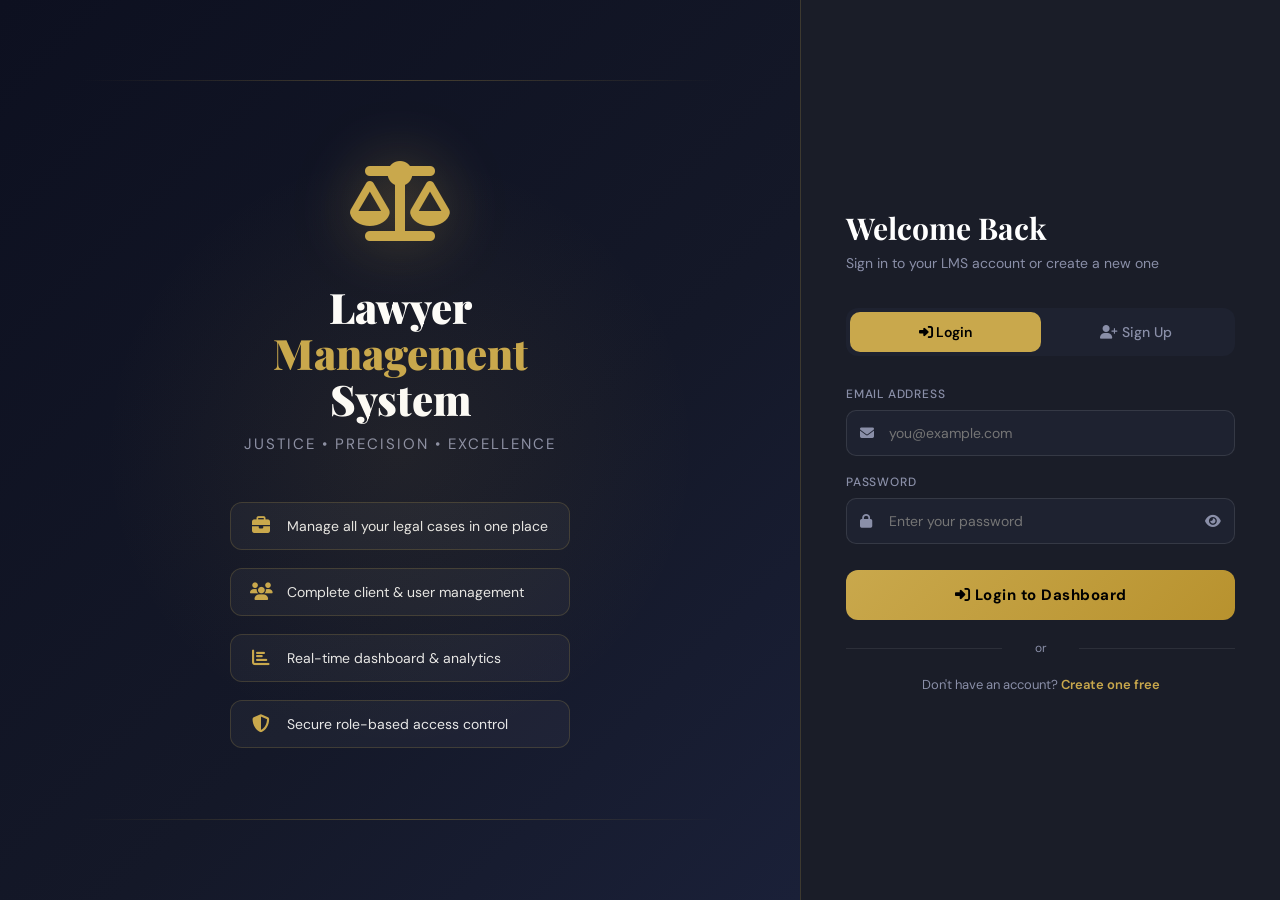
<file: index.html>
<!DOCTYPE html>
<html lang="en">
<head>
<meta charset="UTF-8">
<meta name="viewport" content="width=device-width, initial-scale=1.0">
<title>LMS — Lawyer Management System</title>
<link href="https://fonts.googleapis.com/css2?family=Playfair+Display:wght@500;700;900&family=DM+Sans:wght@300;400;500;600&display=swap" rel="stylesheet">
<link rel="stylesheet" href="https://cdnjs.cloudflare.com/ajax/libs/font-awesome/6.5.0/css/all.min.css">
<style>
  *, *::before, *::after { box-sizing: border-box; margin: 0; padding: 0; }

  :root {
    --gold:    #c9a84c;
    --gold-lt: #e8c97a;
    --dark:    #0d0f14;
    --dark2:   #151820;
    --dark3:   #1e2230;
    --panel:   #1a1d28;
    --border:  rgba(201,168,76,0.2);
    --text:    #e8e8e8;
    --muted:   #8a8fa8;
    --danger:  #e05a5a;
    --success: #4caf82;
  }

  body {
    background: var(--dark);
    font-family: 'DM Sans', sans-serif;
    min-height: 100vh;
    display: flex;
    overflow: hidden;
  }

  /* ─── LEFT PANEL ─── */
  .left-panel {
    flex: 1;
    background: linear-gradient(135deg, #0d1020 0%, #141828 60%, #1a2038 100%);
    display: flex;
    flex-direction: column;
    justify-content: center;
    align-items: center;
    padding: 60px 40px;
    position: relative;
    overflow: hidden;
  }
  .left-panel::before {
    content: '';
    position: absolute;
    width: 600px; height: 600px;
    background: radial-gradient(circle, rgba(201,168,76,0.08) 0%, transparent 70%);
    top: 50%; left: 50%;
    transform: translate(-50%, -50%);
    pointer-events: none;
  }
  .scales-icon {
    font-size: 80px;
    color: var(--gold);
    margin-bottom: 28px;
    filter: drop-shadow(0 0 30px rgba(201,168,76,0.4));
    animation: float 3s ease-in-out infinite;
  }
  @keyframes float {
    0%,100% { transform: translateY(0); }
    50%      { transform: translateY(-10px); }
  }
  .brand-title {
    font-family: 'Playfair Display', serif;
    font-size: 42px;
    font-weight: 900;
    color: #fff;
    text-align: center;
    line-height: 1.1;
    margin-bottom: 12px;
  }
  .brand-title span { color: var(--gold); }
  .brand-subtitle {
    color: var(--muted);
    font-size: 15px;
    text-align: center;
    letter-spacing: 2px;
    text-transform: uppercase;
    margin-bottom: 48px;
  }
  .features { display: flex; flex-direction: column; gap: 18px; width: 100%; max-width: 340px; }
  .feature {
    display: flex; align-items: center; gap: 14px;
    background: rgba(255,255,255,0.04);
    border: 1px solid var(--border);
    border-radius: 12px;
    padding: 14px 18px;
  }
  .feature i { color: var(--gold); font-size: 18px; width: 24px; text-align: center; }
  .feature span { color: var(--text); font-size: 14px; }

  /* decorative lines */
  .deco-line {
    position: absolute;
    background: linear-gradient(90deg, transparent, rgba(201,168,76,0.3), transparent);
    height: 1px; width: 80%;
  }
  .deco-line.top    { top: 80px; }
  .deco-line.bottom { bottom: 80px; }

  /* ─── RIGHT PANEL ─── */
  .right-panel {
    width: 480px;
    background: var(--panel);
    display: flex;
    flex-direction: column;
    justify-content: center;
    padding: 50px 45px;
    border-left: 1px solid var(--border);
    overflow-y: auto;
    max-height: 100vh;
  }

  .form-header { margin-bottom: 36px; }
  .form-header h2 {
    font-family: 'Playfair Display', serif;
    font-size: 30px;
    color: #fff;
    margin-bottom: 6px;
  }
  .form-header p { color: var(--muted); font-size: 14px; }

  /* Tabs */
  .tab-row {
    display: flex;
    background: var(--dark3);
    border-radius: 12px;
    padding: 4px;
    margin-bottom: 30px;
  }
  .tab-btn {
    flex: 1; padding: 11px;
    border: none; background: none;
    color: var(--muted);
    font-family: 'DM Sans', sans-serif;
    font-size: 14px; font-weight: 500;
    border-radius: 10px;
    cursor: pointer;
    transition: all .25s;
  }
  .tab-btn.active {
    background: var(--gold);
    color: #000;
    font-weight: 600;
  }

  /* Form */
  .form-group { margin-bottom: 18px; }
  label { display: block; color: var(--muted); font-size: 12px; font-weight: 500; letter-spacing: .8px; text-transform: uppercase; margin-bottom: 8px; }
  .input-wrap { position: relative; }
  .input-wrap i { position: absolute; left: 14px; top: 50%; transform: translateY(-50%); color: var(--muted); font-size: 14px; pointer-events: none; }
  .input-wrap .toggle-pass { pointer-events: all; cursor: pointer; left: auto; right: 14px; }
  input[type=text], input[type=email], input[type=password], input[type=tel] {
    width: 100%;
    padding: 13px 14px 13px 42px;
    background: var(--dark3);
    border: 1px solid rgba(255,255,255,0.1);
    border-radius: 10px;
    color: var(--text);
    font-family: 'DM Sans', sans-serif;
    font-size: 14px;
    outline: none;
    transition: border-color .2s, box-shadow .2s;
  }
  input:focus { border-color: var(--gold); box-shadow: 0 0 0 3px rgba(201,168,76,0.12); }

  .row2 { display: grid; grid-template-columns: 1fr 1fr; gap: 14px; }

  .btn-submit {
    width: 100%;
    padding: 15px;
    background: linear-gradient(135deg, var(--gold), #b8922e);
    border: none;
    border-radius: 12px;
    color: #000;
    font-family: 'DM Sans', sans-serif;
    font-size: 15px; font-weight: 700;
    cursor: pointer;
    margin-top: 8px;
    letter-spacing: .5px;
    transition: transform .2s, box-shadow .2s;
  }
  .btn-submit:hover { transform: translateY(-2px); box-shadow: 0 8px 24px rgba(201,168,76,0.35); }
  .btn-submit:disabled { opacity: .6; cursor: not-allowed; transform: none; }

  .alert {
    padding: 12px 16px;
    border-radius: 10px;
    font-size: 13px;
    margin-bottom: 18px;
    display: none;
    align-items: center;
    gap: 10px;
  }
  .alert.error   { background: rgba(224,90,90,0.15); border: 1px solid rgba(224,90,90,0.3); color: #f08080; }
  .alert.success { background: rgba(76,175,130,0.15); border: 1px solid rgba(76,175,130,0.3); color: #70d4a8; }
  .alert.show    { display: flex; }

  .divider { text-align: center; color: var(--muted); font-size: 12px; margin: 20px 0; position: relative; }
  .divider::before, .divider::after { content: ''; position: absolute; top: 50%; width: 40%; height: 1px; background: rgba(255,255,255,0.08); }
  .divider::before { left: 0; }
  .divider::after  { right: 0; }

  /* ─── RESPONSIVE ─── */
  @media (max-width: 900px) {
    .left-panel { display: none; }
    .right-panel { width: 100%; padding: 40px 24px; }
  }
  @media (max-width: 480px) {
    .right-panel { padding: 30px 18px; }
    .row2 { grid-template-columns: 1fr; }
  }

  .spinner { display: inline-block; width: 16px; height: 16px; border: 2px solid rgba(0,0,0,0.3); border-top-color: #000; border-radius: 50%; animation: spin .6s linear infinite; margin-right: 8px; vertical-align: middle; }
  @keyframes spin { to { transform: rotate(360deg); } }

  .form-tab { display: none; }
  .form-tab.active { display: block; }
</style>
</head>
<body>

<!-- LEFT PANEL -->
<div class="left-panel">
  <div class="deco-line top"></div>
  <div class="scales-icon"><i class="fas fa-balance-scale"></i></div>
  <h1 class="brand-title">Lawyer<br><span>Management</span><br>System</h1>
  <p class="brand-subtitle">Justice &bull; Precision &bull; Excellence</p>
  <div class="features">
    <div class="feature"><i class="fas fa-briefcase"></i><span>Manage all your legal cases in one place</span></div>
    <div class="feature"><i class="fas fa-users"></i><span>Complete client & user management</span></div>
    <div class="feature"><i class="fas fa-chart-bar"></i><span>Real-time dashboard & analytics</span></div>
    <div class="feature"><i class="fas fa-shield-alt"></i><span>Secure role-based access control</span></div>
  </div>
  <div class="deco-line bottom"></div>
</div>

<!-- RIGHT PANEL -->
<div class="right-panel">
  <div class="form-header">
    <h2>Welcome Back</h2>
    <p>Sign in to your LMS account or create a new one</p>
  </div>

  <!-- Tabs -->
  <div class="tab-row">
    <button class="tab-btn active" onclick="switchTab('login')"><i class="fas fa-sign-in-alt"></i> Login</button>
    <button class="tab-btn" onclick="switchTab('signup')"><i class="fas fa-user-plus"></i> Sign Up</button>
  </div>

  <!-- Alert -->
  <div class="alert" id="alertBox"><i class="fas fa-circle-info"></i><span id="alertMsg"></span></div>

  <!-- LOGIN FORM -->
  <div class="form-tab active" id="loginTab">
    <div class="form-group">
      <label>Email Address</label>
      <div class="input-wrap">
        <i class="fas fa-envelope"></i>
        <input type="email" id="loginEmail" placeholder="you@example.com">
      </div>
    </div>
    <div class="form-group">
      <label>Password</label>
      <div class="input-wrap">
        <i class="fas fa-lock"></i>
        <input type="password" id="loginPass" placeholder="Enter your password">
        <i class="fas fa-eye toggle-pass" onclick="togglePass('loginPass', this)"></i>
      </div>
    </div>
    <button class="btn-submit" id="loginBtn" onclick="doLogin()">
      <i class="fas fa-sign-in-alt"></i> Login to Dashboard
    </button>
    <div class="divider">or</div>
    <p style="text-align:center;color:var(--muted);font-size:13px;">
      Don't have an account? <a href="#" onclick="switchTab('signup')" style="color:var(--gold);text-decoration:none;font-weight:600;">Create one free</a>
    </p>
  </div>

  <!-- SIGNUP FORM -->
  <div class="form-tab" id="signupTab">
    <div class="row2">
      <div class="form-group">
        <label>Full Name</label>
        <div class="input-wrap">
          <i class="fas fa-user"></i>
          <input type="text" id="signupName" placeholder="Your full name">
        </div>
      </div>
      <div class="form-group">
        <label>Phone</label>
        <div class="input-wrap">
          <i class="fas fa-phone"></i>
          <input type="tel" id="signupPhone" placeholder="+92 300 1234567">
        </div>
      </div>
    </div>
    <div class="form-group">
      <label>Email Address</label>
      <div class="input-wrap">
        <i class="fas fa-envelope"></i>
        <input type="email" id="signupEmail" placeholder="you@example.com">
      </div>
    </div>
    <div class="row2">
      <div class="form-group">
        <label>Password</label>
        <div class="input-wrap">
          <i class="fas fa-lock"></i>
          <input type="password" id="signupPass" placeholder="Min 6 chars">
          <i class="fas fa-eye toggle-pass" onclick="togglePass('signupPass', this)"></i>
        </div>
      </div>
      <div class="form-group">
        <label>Confirm Password</label>
        <div class="input-wrap">
          <i class="fas fa-lock"></i>
          <input type="password" id="signupConfirm" placeholder="Repeat password">
        </div>
      </div>
    </div>
    <button class="btn-submit" id="signupBtn" onclick="doSignup()">
      <i class="fas fa-user-plus"></i> Create Account
    </button>
    <div class="divider">or</div>
    <p style="text-align:center;color:var(--muted);font-size:13px;">
      Already have an account? <a href="#" onclick="switchTab('login')" style="color:var(--gold);text-decoration:none;font-weight:600;">Login here</a>
    </p>
  </div>
</div>

<script>
const API = './backend/auth.php';

function switchTab(tab) {
  document.querySelectorAll('.tab-btn').forEach((b,i) => b.classList.toggle('active', (tab==='login'&&i===0)||(tab==='signup'&&i===1)));
  document.querySelectorAll('.form-tab').forEach(f => f.classList.remove('active'));
  document.getElementById(tab+'Tab').classList.add('active');
  hideAlert();
}

function togglePass(id, el) {
  const inp = document.getElementById(id);
  if (inp.type === 'password') { inp.type = 'text'; el.classList.replace('fa-eye','fa-eye-slash'); }
  else { inp.type = 'password'; el.classList.replace('fa-eye-slash','fa-eye'); }
}

function showAlert(msg, type='error') {
  const box = document.getElementById('alertBox');
  box.className = 'alert show ' + type;
  document.getElementById('alertMsg').textContent = msg;
}
function hideAlert() { document.getElementById('alertBox').className = 'alert'; }

function setLoading(btnId, loading, text) {
  const btn = document.getElementById(btnId);
  btn.disabled = loading;
  btn.innerHTML = loading ? `<span class="spinner"></span> ${text}` : text;
}

async function doLogin() {
  const email = document.getElementById('loginEmail').value.trim();
  const pass  = document.getElementById('loginPass').value;
  if (!email || !pass) return showAlert('Please fill in all fields.');
  setLoading('loginBtn', true, 'Signing in...');
  hideAlert();
  try {
    const fd = new FormData();
    fd.append('action', 'login');
    fd.append('email', email);
    fd.append('password', pass);
    const res  = await fetch(API, { method: 'POST', body: fd });
    const data = await res.json();
    if (data.success) {
      showAlert('Welcome, ' + data.name + '! Redirecting...', 'success');
      setTimeout(() => { window.location.href = data.redirect; }, 1000);
    } else {
      showAlert(data.message);
      setLoading('loginBtn', false, '<i class="fas fa-sign-in-alt"></i> Login to Dashboard');
    }
 } catch(e) {
    showAlert('Server error: ' + e.message);
    setLoading('loginBtn', false, '<i class="fas fa-sign-in-alt"></i> Login to Dashboard');
  }
}

async function doSignup() {
  const name    = document.getElementById('signupName').value.trim();
  const phone   = document.getElementById('signupPhone').value.trim();
  const email   = document.getElementById('signupEmail').value.trim();
  const pass    = document.getElementById('signupPass').value;
  const confirm = document.getElementById('signupConfirm').value;
  if (!name || !email || !pass) return showAlert('Name, email, and password are required.');
  if (pass.length < 6) return showAlert('Password must be at least 6 characters.');
  if (pass !== confirm) return showAlert('Passwords do not match.');
  setLoading('signupBtn', true, 'Creating account...');
  hideAlert();
  try {
    const fd = new FormData();
    fd.append('action','signup'); fd.append('full_name',name);
    fd.append('email',email); fd.append('phone',phone);
    fd.append('password',pass); fd.append('confirm_password',confirm);
    const res  = await fetch(API, { method: 'POST', body: fd });
    const data = await res.json();
    if (data.success) {
      showAlert(data.message, 'success');
      setTimeout(() => switchTab('login'), 1500);
    } else {
      showAlert(data.message);
    }
    setLoading('signupBtn', false, '<i class="fas fa-user-plus"></i> Create Account');
  } catch(e) {
    showAlert('Server error: ' + e.message);
    setLoading('signupBtn', false, '<i class="fas fa-user-plus"></i> Create Account');
  }
}

// Enter key support
document.addEventListener('keydown', e => {
  if (e.key === 'Enter') {
    if (document.getElementById('loginTab').classList.contains('active')) doLogin();
    else doSignup();
  }
});
</script>
</body>
</html>
</file>
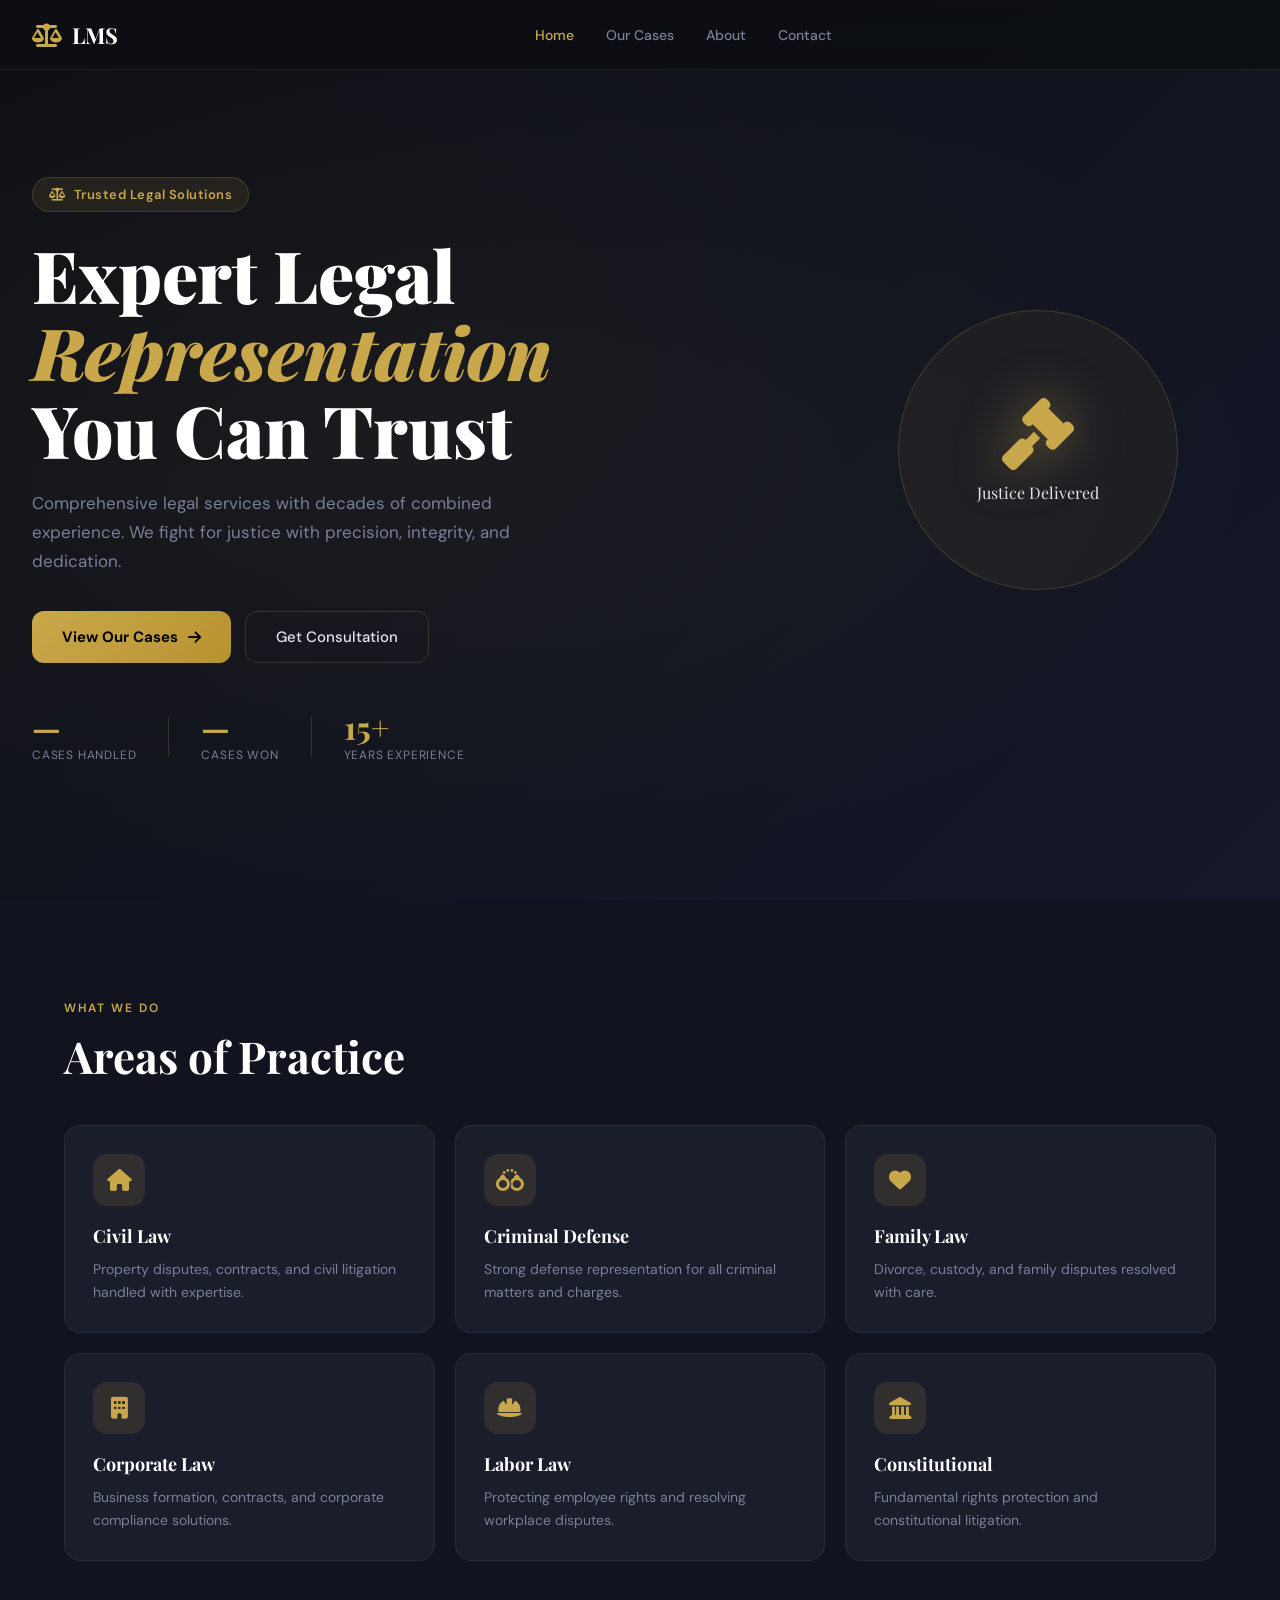
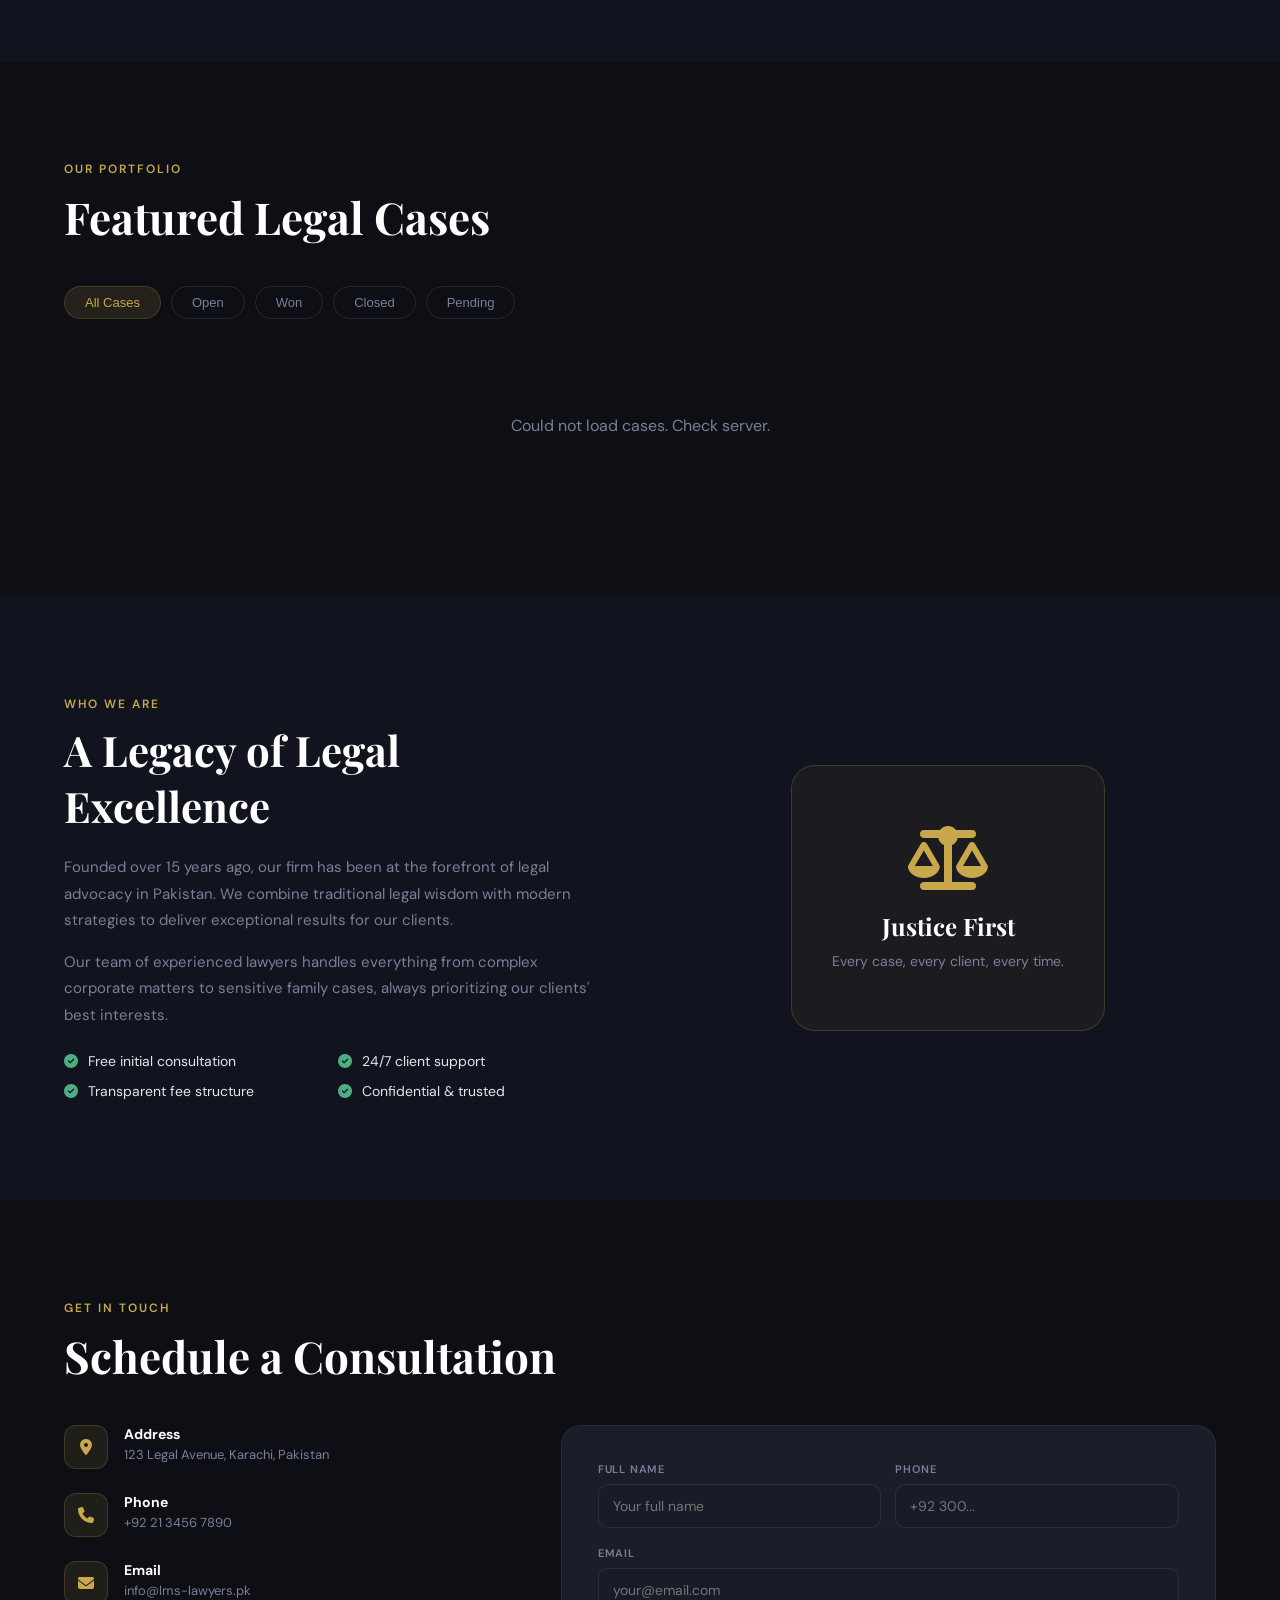
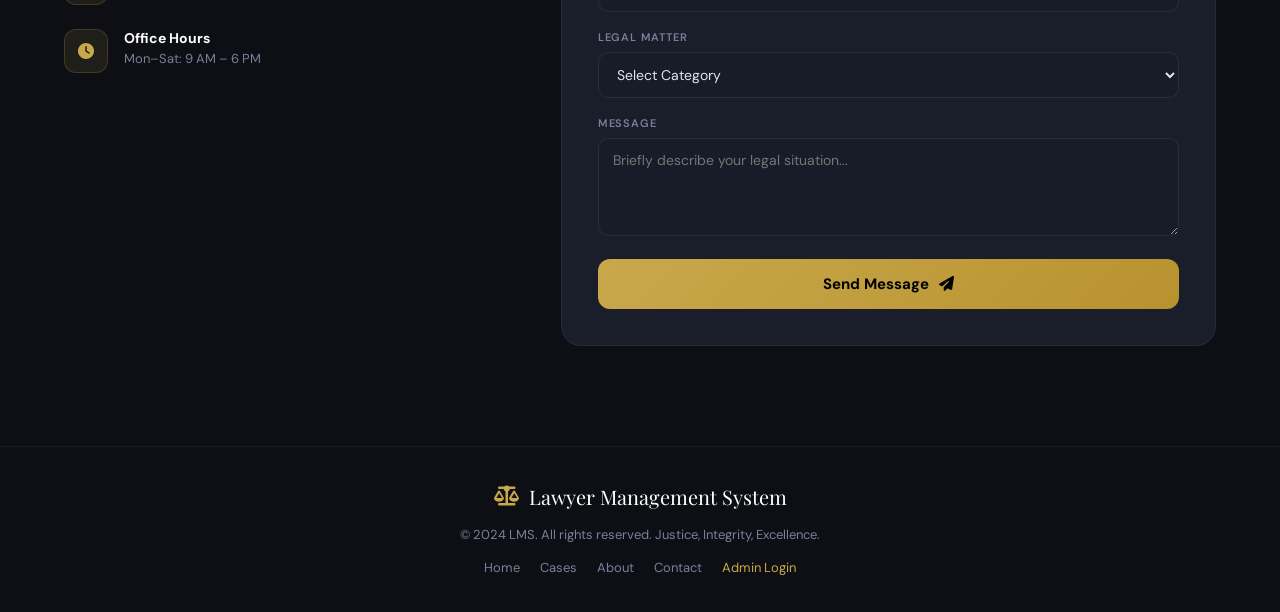
<file: user/index.html>
<!DOCTYPE html>
<html lang="en">
<head>
<meta charset="UTF-8">
<meta name="viewport" content="width=device-width, initial-scale=1.0">
<title>LMS — Lawyer Management System</title>
<link href="https://fonts.googleapis.com/css2?family=Playfair+Display:ital,wght@0,500;0,700;0,900;1,700&family=DM+Sans:wght@300;400;500;600&display=swap" rel="stylesheet">
<link rel="stylesheet" href="https://cdnjs.cloudflare.com/ajax/libs/font-awesome/6.5.0/css/all.min.css">
<link rel="stylesheet" href="css/user.css">
</head>
<body>

<!-- NAVBAR -->
<nav class="navbar" id="navbar">
  <div class="nav-brand">
    <i class="fas fa-balance-scale"></i>
    <span>LMS</span>
  </div>
  <ul class="nav-links" id="navLinks">
    <li><a href="#home" class="active">Home</a></li>
    <li><a href="#cases">Our Cases</a></li>
    <li><a href="#about">About</a></li>
    <li><a href="#contact">Contact</a></li>
  </ul>
  <div class="nav-actions">
    <div class="user-nav-info" id="userNavInfo" style="display:none">
      <span id="navUserName"></span>
      <button class="btn-switch" onclick="switchUser()" title="Switch Account"><i class="fas fa-user-switch"></i></button>
      <button class="btn-logout" onclick="doLogout()"><i class="fas fa-sign-out-alt"></i> Logout</button>
    </div>
    <button class="nav-toggle" onclick="toggleNav()"><i class="fas fa-bars"></i></button>
  </div>
</nav>

<!-- HERO -->
<section class="hero" id="home">
  <div class="hero-bg"></div>
  <div class="hero-content">
    <div class="hero-badge"><i class="fas fa-balance-scale"></i> Trusted Legal Solutions</div>
    <h1>Expert Legal<br><em>Representation</em><br>You Can Trust</h1>
    <p>Comprehensive legal services with decades of combined experience. We fight for justice with precision, integrity, and dedication.</p>
    <div class="hero-btns">
      <a href="#cases" class="btn-hero-primary">View Our Cases <i class="fas fa-arrow-right"></i></a>
      <a href="#contact" class="btn-hero-outline">Get Consultation</a>
    </div>
    <div class="hero-stats">
      <div class="hstat"><span class="hstat-n" id="heroTotal">—</span><span class="hstat-l">Cases Handled</span></div>
      <div class="hstat-div"></div>
      <div class="hstat"><span class="hstat-n" id="heroWon">—</span><span class="hstat-l">Cases Won</span></div>
      <div class="hstat-div"></div>
      <div class="hstat"><span class="hstat-n">15+</span><span class="hstat-l">Years Experience</span></div>
    </div>
  </div>
  <div class="hero-visual">
    <div class="hero-card">
      <i class="fas fa-gavel hero-card-icon"></i>
      <div class="hero-card-text">Justice Delivered</div>
    </div>
  </div>
</section>

<!-- SERVICES -->
<section class="services-section">
  <div class="container">
    <div class="section-label">What We Do</div>
    <h2 class="section-title">Areas of Practice</h2>
    <div class="services-grid">
      <div class="service-card"><div class="svc-icon"><i class="fas fa-home"></i></div><h4>Civil Law</h4><p>Property disputes, contracts, and civil litigation handled with expertise.</p></div>
      <div class="service-card"><div class="svc-icon"><i class="fas fa-handcuffs"></i></div><h4>Criminal Defense</h4><p>Strong defense representation for all criminal matters and charges.</p></div>
      <div class="service-card"><div class="svc-icon"><i class="fas fa-heart"></i></div><h4>Family Law</h4><p>Divorce, custody, and family disputes resolved with care.</p></div>
      <div class="service-card"><div class="svc-icon"><i class="fas fa-building"></i></div><h4>Corporate Law</h4><p>Business formation, contracts, and corporate compliance solutions.</p></div>
      <div class="service-card"><div class="svc-icon"><i class="fas fa-hard-hat"></i></div><h4>Labor Law</h4><p>Protecting employee rights and resolving workplace disputes.</p></div>
      <div class="service-card"><div class="svc-icon"><i class="fas fa-landmark"></i></div><h4>Constitutional</h4><p>Fundamental rights protection and constitutional litigation.</p></div>
    </div>
  </div>
</section>

<!-- CASES -->
<section class="cases-section" id="cases">
  <div class="container">
    <div class="section-label">Our Portfolio</div>
    <h2 class="section-title">Featured Legal Cases</h2>
    <div class="cases-filter">
      <button class="filter-btn active" data-filter="">All Cases</button>
      <button class="filter-btn" data-filter="open">Open</button>
      <button class="filter-btn" data-filter="won">Won</button>
      <button class="filter-btn" data-filter="closed">Closed</button>
      <button class="filter-btn" data-filter="pending">Pending</button>
    </div>
    <div class="cases-grid" id="publicCasesGrid">
      <div class="loading-msg"><i class="fas fa-circle-notch fa-spin"></i> Loading cases...</div>
    </div>
  </div>
</section>

<!-- ABOUT -->
<section class="about-section" id="about">
  <div class="container about-inner">
    <div class="about-text">
      <div class="section-label">Who We Are</div>
      <h2>A Legacy of Legal Excellence</h2>
      <p>Founded over 15 years ago, our firm has been at the forefront of legal advocacy in Pakistan. We combine traditional legal wisdom with modern strategies to deliver exceptional results for our clients.</p>
      <p>Our team of experienced lawyers handles everything from complex corporate matters to sensitive family cases, always prioritizing our clients' best interests.</p>
      <div class="about-features">
        <div class="about-feat"><i class="fas fa-check-circle"></i> Free initial consultation</div>
        <div class="about-feat"><i class="fas fa-check-circle"></i> 24/7 client support</div>
        <div class="about-feat"><i class="fas fa-check-circle"></i> Transparent fee structure</div>
        <div class="about-feat"><i class="fas fa-check-circle"></i> Confidential & trusted</div>
      </div>
    </div>
    <div class="about-visual">
      <div class="about-card">
        <i class="fas fa-balance-scale"></i>
        <h3>Justice First</h3>
        <p>Every case, every client, every time.</p>
      </div>
    </div>
  </div>
</section>

<!-- CONTACT -->
<section class="contact-section" id="contact">
  <div class="container">
    <div class="section-label">Get In Touch</div>
    <h2 class="section-title">Schedule a Consultation</h2>
    <div class="contact-grid">
      <div class="contact-info">
        <div class="cinfo-item"><i class="fas fa-map-marker-alt"></i><div><strong>Address</strong><span>123 Legal Avenue, Karachi, Pakistan</span></div></div>
        <div class="cinfo-item"><i class="fas fa-phone"></i><div><strong>Phone</strong><span>+92 21 3456 7890</span></div></div>
        <div class="cinfo-item"><i class="fas fa-envelope"></i><div><strong>Email</strong><span>info@lms-lawyers.pk</span></div></div>
        <div class="cinfo-item"><i class="fas fa-clock"></i><div><strong>Office Hours</strong><span>Mon–Sat: 9 AM – 6 PM</span></div></div>
      </div>
      <form class="contact-form" onsubmit="submitContact(event)">
        <div class="row2">
          <div class="form-grp"><label>Full Name</label><input type="text" placeholder="Your full name" required></div>
          <div class="form-grp"><label>Phone</label><input type="tel" placeholder="+92 300..."></div>
        </div>
        <div class="form-grp"><label>Email</label><input type="email" placeholder="your@email.com" required></div>
        <div class="form-grp"><label>Legal Matter</label>
          <select>
            <option value="">Select Category</option>
            <option>Civil Law</option><option>Criminal Defense</option><option>Family Law</option>
            <option>Corporate Law</option><option>Labor Law</option><option>Other</option>
          </select>
        </div>
        <div class="form-grp"><label>Message</label><textarea rows="4" placeholder="Briefly describe your legal situation..." required></textarea></div>
        <button type="submit" class="btn-contact">Send Message <i class="fas fa-paper-plane"></i></button>
      </form>
    </div>
  </div>
</section>

<!-- FOOTER -->
<footer class="footer">
  <div class="container footer-inner">
    <div class="footer-brand">
      <i class="fas fa-balance-scale"></i>
      <span>Lawyer Management System</span>
    </div>
    <p class="footer-copy">&copy; 2024 LMS. All rights reserved. Justice, Integrity, Excellence.</p>
    <div class="footer-links">
      <a href="#home">Home</a>
      <a href="#cases">Cases</a>
      <a href="#about">About</a>
      <a href="#contact">Contact</a>
      <a href="../index.html" style="color:var(--gold)">Admin Login</a>
    </div>
  </div>
</footer>

<!-- CASE DETAIL MODAL -->
<div class="modal-overlay" id="caseDetailOverlay" onclick="closeCaseDetail(event)">
  <div class="detail-modal">
    <button class="detail-close" onclick="closeCaseDetail()"><i class="fas fa-times"></i></button>
    <div id="caseDetailContent"></div>
  </div>
</div>

<div class="toast" id="toast"></div>

<script src="js/user.js"></script>
</body>
</html>
</file>
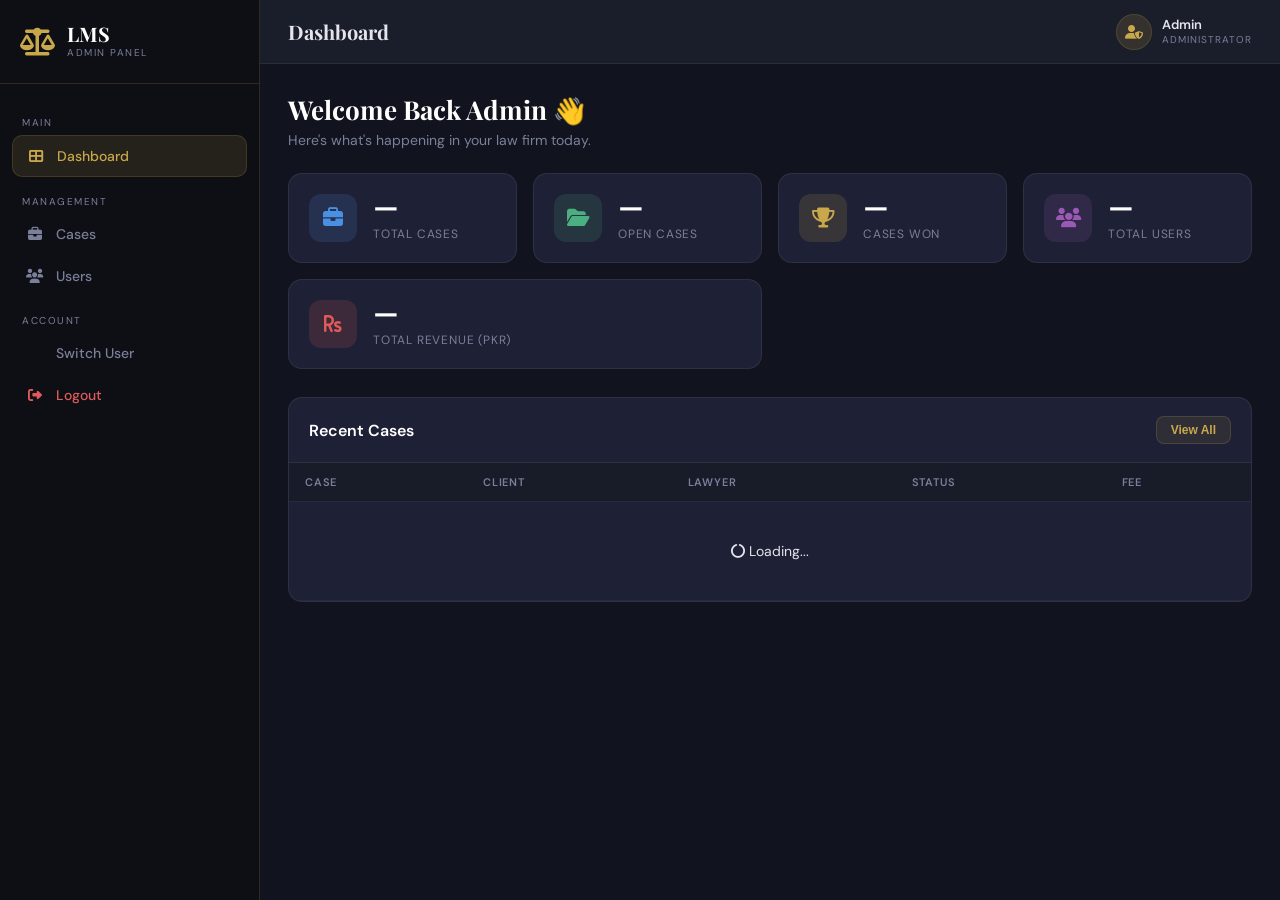
<file: admin/dashboard.html>
<!DOCTYPE html>
<html lang="en">
<head>
<meta charset="UTF-8">
<meta name="viewport" content="width=device-width, initial-scale=1.0">
<title>Admin Dashboard — LMS</title>
<link href="https://fonts.googleapis.com/css2?family=Playfair+Display:wght@500;700&family=DM+Sans:wght@300;400;500;600&display=swap" rel="stylesheet">
<link rel="stylesheet" href="https://cdnjs.cloudflare.com/ajax/libs/font-awesome/6.5.0/css/all.min.css">
<link rel="stylesheet" href="css/admin.css">
</head>
<body>

<!-- SIDEBAR -->
<aside class="sidebar" id="sidebar">
  <div class="sidebar-brand">
    <i class="fas fa-balance-scale brand-icon"></i>
    <div>
      <div class="brand-name">LMS</div>
      <div class="brand-sub">Admin Panel</div>
    </div>
  </div>
  <nav class="sidebar-nav">
    <div class="nav-label">Main</div>
    <a href="#" class="nav-item active" data-page="dashboard"><i class="fas fa-th-large"></i> Dashboard</a>
    <div class="nav-label">Management</div>
    <a href="#" class="nav-item" data-page="cases"><i class="fas fa-briefcase"></i> Cases</a>
    <a href="#" class="nav-item" data-page="users"><i class="fas fa-users"></i> Users</a>
    <div class="nav-label">Account</div>
    <a href="#" class="nav-item" onclick="switchUser()"><i class="fas fa-user-switch"></i> Switch User</a>
    <a href="#" class="nav-item danger" onclick="doLogout()"><i class="fas fa-sign-out-alt"></i> Logout</a>
  </nav>
</aside>

<!-- MAIN CONTENT -->
<div class="main-wrap">
  <!-- TOPBAR -->
  <header class="topbar">
    <button class="menu-toggle" onclick="toggleSidebar()"><i class="fas fa-bars"></i></button>
    <div class="topbar-title" id="pageTitle">Dashboard</div>
    <div class="topbar-right">
      <div class="user-chip">
        <div class="user-avatar"><i class="fas fa-user-shield"></i></div>
        <div class="user-info">
          <span class="user-name" id="adminName">Admin</span>
          <span class="user-role">Administrator</span>
        </div>
      </div>
    </div>
  </header>

  <!-- PAGES -->
  <main class="content-area">

    <!-- DASHBOARD PAGE -->
    <div class="page active" id="page-dashboard">
      <div class="page-head">
        <h1>Welcome Back <span id="greetName">Admin</span> 👋</h1>
        <p>Here's what's happening in your law firm today.</p>
      </div>
      <div class="stats-grid" id="statsGrid">
        <div class="stat-card"><div class="stat-icon blue"><i class="fas fa-briefcase"></i></div><div class="stat-body"><div class="stat-val" id="st-total">—</div><div class="stat-lbl">Total Cases</div></div></div>
        <div class="stat-card"><div class="stat-icon green"><i class="fas fa-folder-open"></i></div><div class="stat-body"><div class="stat-val" id="st-open">—</div><div class="stat-lbl">Open Cases</div></div></div>
        <div class="stat-card"><div class="stat-icon gold"><i class="fas fa-trophy"></i></div><div class="stat-body"><div class="stat-val" id="st-won">—</div><div class="stat-lbl">Cases Won</div></div></div>
        <div class="stat-card"><div class="stat-icon purple"><i class="fas fa-users"></i></div><div class="stat-body"><div class="stat-val" id="st-users">—</div><div class="stat-lbl">Total Users</div></div></div>
        <div class="stat-card wide"><div class="stat-icon red"><i class="fas fa-rupee-sign"></i></div><div class="stat-body"><div class="stat-val" id="st-revenue">—</div><div class="stat-lbl">Total Revenue (PKR)</div></div></div>
      </div>
      <div class="recent-section">
        <div class="section-head"><h3>Recent Cases</h3><button class="btn-sm" onclick="navigate('cases')">View All</button></div>
        <div class="table-wrap"><table class="data-table" id="recentCasesTable">
          <thead><tr><th>Case</th><th>Client</th><th>Lawyer</th><th>Status</th><th>Fee</th></tr></thead>
          <tbody><tr><td colspan="5" class="loading-row"><i class="fas fa-circle-notch fa-spin"></i> Loading...</td></tr></tbody>
        </table></div>
      </div>
    </div>

    <!-- CASES PAGE -->
    <div class="page" id="page-cases">
      <div class="page-head flex-between">
        <div><h1>Legal Cases</h1><p>Manage all cases, add new ones, edit or delete existing.</p></div>
        <button class="btn-primary" onclick="openCaseModal()"><i class="fas fa-plus"></i> Add Case</button>
      </div>
      <div class="filter-bar">
        <input type="text" id="caseSearch" placeholder="Search cases..." oninput="filterCases()">
        <select id="caseStatusFilter" onchange="filterCases()">
          <option value="">All Status</option>
          <option value="open">Open</option>
          <option value="closed">Closed</option>
          <option value="pending">Pending</option>
          <option value="won">Won</option>
          <option value="lost">Lost</option>
        </select>
      </div>
      <div class="cards-grid" id="casesGrid"><div class="loading-row"><i class="fas fa-circle-notch fa-spin"></i> Loading...</div></div>
    </div>

    <!-- USERS PAGE -->
    <div class="page" id="page-users">
      <div class="page-head flex-between">
        <div><h1>User Management</h1><p>Add, edit, delete and manage user accounts.</p></div>
        <button class="btn-primary" onclick="openUserModal()"><i class="fas fa-user-plus"></i> Add User</button>
      </div>
      <div class="filter-bar">
        <input type="text" id="userSearch" placeholder="Search users..." oninput="filterUsers()">
        <select id="userRoleFilter" onchange="filterUsers()">
          <option value="">All Roles</option>
          <option value="admin">Admin</option>
          <option value="user">User</option>
        </select>
      </div>
      <div class="table-wrap"><table class="data-table" id="usersTable">
        <thead><tr><th>#</th><th>Name</th><th>Email</th><th>Phone</th><th>Role</th><th>Status</th><th>Joined</th><th>Actions</th></tr></thead>
        <tbody id="usersTbody"><tr><td colspan="8" class="loading-row"><i class="fas fa-circle-notch fa-spin"></i> Loading...</td></tr></tbody>
      </table></div>
    </div>

  </main>
</div>

<!-- CASE MODAL -->
<div class="modal-overlay" id="caseModalOverlay" onclick="closeCaseModal(event)">
  <div class="modal">
    <div class="modal-head">
      <h3 id="caseModalTitle">Add New Case</h3>
      <button class="modal-close" onclick="closeCaseModal()"><i class="fas fa-times"></i></button>
    </div>
    <div class="modal-body">
      <input type="hidden" id="caseId">
      <div class="row2">
        <div class="form-group"><label>Case Title *</label><input type="text" id="caseTitle" placeholder="e.g. Property Dispute"></div>
        <div class="form-group"><label>Case Number</label><input type="text" id="caseNumber" placeholder="e.g. CASE-2024-001"></div>
      </div>
      <div class="row2">
        <div class="form-group"><label>Case Type</label>
          <select id="caseType">
            <option value="">Select Type</option>
            <option value="Civil">Civil</option>
            <option value="Criminal">Criminal</option>
            <option value="Family">Family</option>
            <option value="Corporate">Corporate</option>
            <option value="Labor">Labor</option>
            <option value="Constitutional">Constitutional</option>
            <option value="Other">Other</option>
          </select>
        </div>
        <div class="form-group"><label>Status</label>
          <select id="caseStatus">
            <option value="open">Open</option>
            <option value="pending">Pending</option>
            <option value="closed">Closed</option>
            <option value="won">Won</option>
            <option value="lost">Lost</option>
          </select>
        </div>
      </div>
      <div class="row2">
        <div class="form-group"><label>Client Name</label><input type="text" id="caseClient" placeholder="Client full name"></div>
        <div class="form-group"><label>Lawyer Name</label><input type="text" id="caseLawyer" placeholder="Assigned lawyer"></div>
      </div>
      <div class="row2">
        <div class="form-group"><label>Fee (PKR)</label><input type="number" id="caseFee" placeholder="0.00"></div>
        <div class="form-group"><label>Filed Date</label><input type="date" id="caseFiledDate"></div>
      </div>
      <div class="form-group"><label>Hearing Date</label><input type="date" id="caseHearingDate"></div>
      <div class="form-group"><label>Case Image</label><input type="file" id="caseImage" accept="image/*"></div>
      <div class="form-group"><label>Description</label><textarea id="caseDesc" rows="3" placeholder="Case details..."></textarea></div>
      <div class="alert" id="caseAlert"></div>
    </div>
    <div class="modal-foot">
      <button class="btn-outline" onclick="closeCaseModal()">Cancel</button>
      <button class="btn-primary" id="saveCaseBtn" onclick="saveCase()"><i class="fas fa-save"></i> Save Case</button>
    </div>
  </div>
</div>

<!-- USER MODAL -->
<div class="modal-overlay" id="userModalOverlay" onclick="closeUserModal(event)">
  <div class="modal">
    <div class="modal-head">
      <h3 id="userModalTitle">Add New User</h3>
      <button class="modal-close" onclick="closeUserModal()"><i class="fas fa-times"></i></button>
    </div>
    <div class="modal-body">
      <input type="hidden" id="userId">
      <div class="row2">
        <div class="form-group"><label>Full Name *</label><input type="text" id="uName" placeholder="Full name"></div>
        <div class="form-group"><label>Phone</label><input type="tel" id="uPhone" placeholder="+92 300 ..."></div>
      </div>
      <div class="form-group"><label>Email *</label><input type="email" id="uEmail" placeholder="user@example.com"></div>
      <div class="row2">
        <div class="form-group"><label>Role</label>
          <select id="uRole"><option value="user">User</option><option value="admin">Admin</option></select>
        </div>
        <div class="form-group"><label>Password <span id="passHint" style="font-size:10px;color:#aaa">(leave blank to keep)</span></label>
          <input type="password" id="uPass" placeholder="Min 6 characters">
        </div>
      </div>
      <div class="alert" id="userAlert"></div>
    </div>
    <div class="modal-foot">
      <button class="btn-outline" onclick="closeUserModal()">Cancel</button>
      <button class="btn-primary" id="saveUserBtn" onclick="saveUser()"><i class="fas fa-save"></i> Save User</button>
    </div>
  </div>
</div>

<!-- CONFIRM MODAL -->
<div class="modal-overlay" id="confirmOverlay">
  <div class="modal sm-modal">
    <div class="modal-head"><h3>Confirm Delete</h3></div>
    <div class="modal-body"><p id="confirmMsg">Are you sure?</p></div>
    <div class="modal-foot">
      <button class="btn-outline" onclick="closeConfirm()">Cancel</button>
      <button class="btn-danger" id="confirmYes">Yes, Delete</button>
    </div>
  </div>
</div>

<div class="toast" id="toast"></div>

<script src="js/admin.js"></script>
</body>
</html>
</file>
<file: user/css/user.css>
/* =============================================
   LMS User Website — CSS
   ============================================= */
*, *::before, *::after { box-sizing: border-box; margin: 0; padding: 0; }

:root {
  --gold:   #c9a84c;
  --gold-lt:#e8c97a;
  --dark:   #0d0f14;
  --dark2:  #11141e;
  --dark3:  #181b28;
  --panel:  #1a1d2a;
  --border: rgba(201,168,76,0.2);
  --text:   #e4e4ec;
  --muted:  #7a7f9a;
  --blue:   #4a90e2;
  --green:  #4caf82;
  --red:    #e05a5a;
}

html { scroll-behavior: smooth; }
body { font-family: 'DM Sans', sans-serif; background: var(--dark); color: var(--text); }

.container { max-width: 1200px; margin: 0 auto; padding: 0 24px; }

/* ─── NAVBAR ─── */
.navbar {
  position: fixed; top: 0; left: 0; right: 0; z-index: 100;
  display: flex; align-items: center; justify-content: space-between;
  padding: 0 32px; height: 70px;
  background: rgba(13,15,20,0.95);
  backdrop-filter: blur(12px);
  border-bottom: 1px solid rgba(201,168,76,0.1);
  transition: all .3s;
}
.navbar.scrolled { background: var(--dark); box-shadow: 0 4px 30px rgba(0,0,0,0.5); }

.nav-brand { display: flex; align-items: center; gap: 10px; font-family: 'Playfair Display', serif; font-size: 22px; font-weight: 700; color: #fff; text-decoration: none; }
.nav-brand i { color: var(--gold); font-size: 24px; }

.nav-links { display: flex; align-items: center; gap: 32px; list-style: none; }
.nav-links a { color: var(--muted); text-decoration: none; font-size: 14px; font-weight: 500; transition: color .2s; }
.nav-links a:hover, .nav-links a.active { color: var(--gold); }

.nav-actions { display: flex; align-items: center; gap: 12px; }
.user-nav-info { display: flex; align-items: center; gap: 10px; }
.user-nav-info span { color: var(--text); font-size: 13px; font-weight: 600; }
.btn-logout, .btn-switch {
  padding: 8px 14px; border: 1px solid var(--border);
  background: transparent; border-radius: 8px;
  color: var(--text); font-size: 12px; font-family: 'DM Sans', sans-serif;
  cursor: pointer; transition: all .2s;
}
.btn-logout:hover { background: rgba(224,90,90,0.15); border-color: var(--red); color: var(--red); }
.btn-switch:hover  { background: rgba(201,168,76,0.1); color: var(--gold); }
.nav-toggle { display: none; background: none; border: none; color: var(--text); font-size: 22px; cursor: pointer; }

/* ─── HERO ─── */
.hero {
  min-height: 100vh;
  display: flex; align-items: center;
  padding: 100px 32px 60px;
  position: relative;
  overflow: hidden;
}
.hero-bg {
  position: absolute; inset: 0;
  background: radial-gradient(ellipse at 30% 50%, rgba(201,168,76,0.06) 0%, transparent 70%),
              linear-gradient(135deg, #0d0f14 0%, #141828 100%);
}
.hero-content { position: relative; z-index: 1; max-width: 680px; }
.hero-badge {
  display: inline-flex; align-items: center; gap: 8px;
  padding: 8px 16px;
  background: rgba(201,168,76,0.1);
  border: 1px solid var(--border);
  border-radius: 30px;
  color: var(--gold); font-size: 13px; font-weight: 600;
  margin-bottom: 24px;
  letter-spacing: .5px;
}
.hero-content h1 {
  font-family: 'Playfair Display', serif;
  font-size: clamp(42px, 6vw, 72px);
  font-weight: 900;
  line-height: 1.08;
  color: #fff;
  margin-bottom: 20px;
}
.hero-content h1 em { color: var(--gold); font-style: italic; }
.hero-content p { color: var(--muted); font-size: 17px; line-height: 1.7; margin-bottom: 36px; max-width: 520px; }

.hero-btns { display: flex; gap: 14px; flex-wrap: wrap; margin-bottom: 48px; }
.btn-hero-primary {
  display: inline-flex; align-items: center; gap: 10px;
  padding: 15px 30px;
  background: linear-gradient(135deg, var(--gold), #b8922e);
  border-radius: 12px;
  color: #000; font-weight: 700; font-size: 15px; text-decoration: none;
  transition: all .25s;
}
.btn-hero-primary:hover { transform: translateY(-3px); box-shadow: 0 12px 32px rgba(201,168,76,0.35); }
.btn-hero-outline {
  display: inline-flex; align-items: center;
  padding: 15px 30px;
  border: 1px solid var(--border);
  border-radius: 12px;
  color: var(--text); font-weight: 500; font-size: 15px; text-decoration: none;
  transition: all .25s;
}
.btn-hero-outline:hover { background: rgba(255,255,255,0.05); border-color: var(--gold-lt); }

.hero-stats { display: flex; align-items: center; gap: 32px; }
.hstat { display: flex; flex-direction: column; }
.hstat-n { font-family: 'Playfair Display', serif; font-size: 32px; font-weight: 700; color: var(--gold); line-height: 1; }
.hstat-l { font-size: 12px; color: var(--muted); text-transform: uppercase; letter-spacing: .8px; margin-top: 4px; }
.hstat-div { width: 1px; height: 40px; background: var(--border); }

.hero-visual {
  position: absolute; right: 8%; top: 50%; transform: translateY(-50%);
  display: flex; align-items: center; justify-content: center;
}
.hero-card {
  width: 280px; height: 280px;
  background: rgba(201,168,76,0.06);
  border: 1px solid var(--border);
  border-radius: 50%;
  display: flex; flex-direction: column; align-items: center; justify-content: center;
  animation: heroFloat 4s ease-in-out infinite;
}
@keyframes heroFloat { 0%,100%{transform:translateY(0)}50%{transform:translateY(-16px)} }
.hero-card-icon { font-size: 72px; color: var(--gold); margin-bottom: 12px; filter: drop-shadow(0 0 24px rgba(201,168,76,0.5)); }
.hero-card-text { font-family: 'Playfair Display', serif; font-size: 16px; color: var(--text); }

/* ─── SECTIONS ─── */
.section-label { font-size: 12px; text-transform: uppercase; letter-spacing: 2px; color: var(--gold); font-weight: 600; margin-bottom: 10px; }
.section-title { font-family: 'Playfair Display', serif; font-size: clamp(28px, 4vw, 44px); color: #fff; margin-bottom: 40px; }

/* SERVICES */
.services-section { padding: 100px 0; background: var(--dark2); }
.services-grid { display: grid; grid-template-columns: repeat(auto-fill, minmax(280px, 1fr)); gap: 20px; }
.service-card {
  background: var(--panel);
  border: 1px solid rgba(255,255,255,0.06);
  border-radius: 16px;
  padding: 28px;
  transition: all .25s;
}
.service-card:hover { border-color: var(--border); transform: translateY(-4px); }
.svc-icon { width: 52px; height: 52px; background: rgba(201,168,76,0.12); border-radius: 14px; display: flex; align-items: center; justify-content: center; font-size: 22px; color: var(--gold); margin-bottom: 18px; }
.service-card h4 { font-family: 'Playfair Display', serif; font-size: 18px; color: #fff; margin-bottom: 10px; }
.service-card p { color: var(--muted); font-size: 14px; line-height: 1.65; }

/* CASES */
.cases-section { padding: 100px 0; }
.cases-filter { display: flex; gap: 10px; flex-wrap: wrap; margin-bottom: 36px; }
.filter-btn {
  padding: 8px 20px;
  background: transparent;
  border: 1px solid rgba(255,255,255,0.1);
  border-radius: 24px;
  color: var(--muted); font-size: 13px; font-weight: 500;
  cursor: pointer; transition: all .2s;
}
.filter-btn:hover, .filter-btn.active { background: rgba(201,168,76,0.12); border-color: var(--border); color: var(--gold); }
.cases-grid { display: grid; grid-template-columns: repeat(auto-fill, minmax(300px, 1fr)); gap: 22px; }
.loading-msg { grid-column: 1/-1; text-align: center; padding: 60px; color: var(--muted); }

.pub-case-card {
  background: var(--panel);
  border: 1px solid rgba(255,255,255,0.06);
  border-radius: 16px;
  overflow: hidden;
  cursor: pointer;
  transition: all .25s;
}
.pub-case-card:hover { border-color: var(--border); transform: translateY(-5px); box-shadow: 0 16px 40px rgba(0,0,0,0.3); }
.pcc-img { height: 180px; background: var(--dark3); display: flex; align-items: center; justify-content: center; font-size: 52px; color: var(--muted); overflow: hidden; }
.pcc-img img { width: 100%; height: 100%; object-fit: cover; }
.pcc-body { padding: 18px; }
.pcc-type { font-size: 11px; text-transform: uppercase; letter-spacing: 1px; color: var(--gold); font-weight: 600; margin-bottom: 8px; }
.pcc-title { font-family: 'Playfair Display', serif; font-size: 16px; color: #fff; line-height: 1.35; margin-bottom: 12px; }
.pcc-meta { display: flex; flex-direction: column; gap: 5px; margin-bottom: 14px; }
.pcc-meta span { font-size: 12px; color: var(--muted); display: flex; align-items: center; gap: 6px; }
.pcc-meta span i { color: var(--gold); width: 12px; }
.pcc-foot { display: flex; align-items: center; justify-content: space-between; }
.pcc-fee { font-size: 15px; font-weight: 700; color: var(--green); }

/* BADGE */
.badge { display: inline-flex; align-items: center; padding: 3px 10px; border-radius: 20px; font-size: 11px; font-weight: 600; text-transform: uppercase; }
.badge-open    { background: rgba(74,144,226,0.15); color: #4a90e2; }
.badge-closed  { background: rgba(122,127,154,0.15); color: #7a7f9a; }
.badge-pending { background: rgba(201,168,76,0.15); color: var(--gold); }
.badge-won     { background: rgba(76,175,130,0.15); color: #4caf82; }
.badge-lost    { background: rgba(224,90,90,0.15); color: #e05a5a; }

/* ABOUT */
.about-section { padding: 100px 0; background: var(--dark2); }
.about-inner { display: grid; grid-template-columns: 1fr 1fr; gap: 80px; align-items: center; }
.about-text h2 { font-family: 'Playfair Display', serif; font-size: clamp(28px,3.5vw,42px); color: #fff; margin-bottom: 20px; }
.about-text p { color: var(--muted); font-size: 15px; line-height: 1.75; margin-bottom: 16px; }
.about-features { display: grid; grid-template-columns: 1fr 1fr; gap: 12px; margin-top: 24px; }
.about-feat { display: flex; align-items: center; gap: 10px; font-size: 14px; color: var(--text); }
.about-feat i { color: var(--green); }
.about-visual { display: flex; justify-content: center; }
.about-card { background: rgba(201,168,76,0.06); border: 1px solid var(--border); border-radius: 24px; padding: 60px 40px; text-align: center; }
.about-card i { font-size: 64px; color: var(--gold); margin-bottom: 20px; }
.about-card h3 { font-family: 'Playfair Display', serif; font-size: 24px; color: #fff; margin-bottom: 10px; }
.about-card p { color: var(--muted); font-size: 14px; }

/* CONTACT */
.contact-section { padding: 100px 0; }
.contact-grid { display: grid; grid-template-columns: 1fr 1.5fr; gap: 60px; }
.contact-info { display: flex; flex-direction: column; gap: 24px; }
.cinfo-item { display: flex; gap: 16px; align-items: flex-start; }
.cinfo-item > i { width: 44px; height: 44px; background: rgba(201,168,76,0.1); border: 1px solid var(--border); border-radius: 12px; display: flex; align-items: center; justify-content: center; color: var(--gold); font-size: 16px; flex-shrink: 0; }
.cinfo-item div { display: flex; flex-direction: column; gap: 3px; }
.cinfo-item strong { font-size: 14px; color: #fff; }
.cinfo-item span { font-size: 13px; color: var(--muted); }

.contact-form { background: var(--panel); border: 1px solid rgba(255,255,255,0.06); border-radius: 20px; padding: 36px; display: flex; flex-direction: column; gap: 0; }
.form-grp { margin-bottom: 18px; }
.form-grp label { display: block; font-size: 11px; font-weight: 600; text-transform: uppercase; letter-spacing: .8px; color: var(--muted); margin-bottom: 8px; }
.form-grp input, .form-grp select, .form-grp textarea {
  width: 100%; padding: 12px 14px;
  background: var(--dark3); border: 1px solid rgba(255,255,255,0.08);
  border-radius: 10px; color: var(--text);
  font-family: 'DM Sans', sans-serif; font-size: 14px;
  outline: none; transition: border-color .2s; resize: vertical;
}
.form-grp input:focus, .form-grp select:focus, .form-grp textarea:focus { border-color: var(--gold); }
.row2 { display: grid; grid-template-columns: 1fr 1fr; gap: 14px; }
.btn-contact {
  display: inline-flex; align-items: center; justify-content: center; gap: 10px;
  width: 100%; padding: 15px;
  background: linear-gradient(135deg, var(--gold), #b8922e);
  border: none; border-radius: 12px;
  color: #000; font-family: 'DM Sans', sans-serif; font-size: 15px; font-weight: 700;
  cursor: pointer; transition: all .25s;
}
.btn-contact:hover { transform: translateY(-2px); box-shadow: 0 8px 24px rgba(201,168,76,0.35); }

/* FOOTER */
.footer { background: var(--dark); border-top: 1px solid rgba(255,255,255,0.06); padding: 36px 0; }
.footer-inner { display: flex; flex-direction: column; align-items: center; gap: 16px; text-align: center; }
.footer-brand { display: flex; align-items: center; gap: 10px; font-family: 'Playfair Display', serif; font-size: 20px; color: #fff; }
.footer-brand i { color: var(--gold); }
.footer-copy { color: var(--muted); font-size: 13px; }
.footer-links { display: flex; gap: 20px; flex-wrap: wrap; justify-content: center; }
.footer-links a { color: var(--muted); text-decoration: none; font-size: 13px; transition: color .2s; }
.footer-links a:hover { color: var(--text); }

/* CASE DETAIL MODAL */
.modal-overlay {
  position: fixed; inset: 0;
  background: rgba(0,0,0,0.75);
  backdrop-filter: blur(6px);
  display: none; align-items: center; justify-content: center;
  z-index: 300; padding: 20px;
}
.modal-overlay.open { display: flex; }
.detail-modal {
  background: var(--panel);
  border: 1px solid var(--border);
  border-radius: 20px;
  width: 100%; max-width: 680px;
  max-height: 90vh; overflow-y: auto;
  position: relative;
  animation: mIn .25s ease;
}
@keyframes mIn { from{transform:scale(.92);opacity:0}to{transform:scale(1);opacity:1} }
.detail-close {
  position: absolute; top: 16px; right: 16px;
  width: 36px; height: 36px;
  background: rgba(255,255,255,0.08); border: none; border-radius: 50%;
  color: var(--text); font-size: 16px; cursor: pointer; z-index: 10;
}
.detail-img { width: 100%; height: 240px; object-fit: cover; border-radius: 20px 20px 0 0; background: var(--dark3); display: flex; align-items: center; justify-content: center; font-size: 72px; color: var(--muted); overflow: hidden; }
.detail-img img { width: 100%; height: 100%; object-fit: cover; }
.detail-body { padding: 28px; }
.detail-type { font-size: 12px; text-transform: uppercase; letter-spacing: 1.5px; color: var(--gold); margin-bottom: 10px; }
.detail-title { font-family: 'Playfair Display', serif; font-size: 24px; color: #fff; margin-bottom: 16px; }
.detail-desc { color: var(--muted); font-size: 14px; line-height: 1.75; margin-bottom: 24px; }
.detail-info { display: grid; grid-template-columns: 1fr 1fr; gap: 14px; }
.dinfo-item { background: var(--dark3); border-radius: 10px; padding: 12px 16px; }
.dinfo-label { font-size: 10px; text-transform: uppercase; letter-spacing: 1px; color: var(--muted); margin-bottom: 4px; }
.dinfo-val { font-size: 14px; font-weight: 600; color: var(--text); }

/* TOAST */
.toast { position: fixed; bottom: 24px; right: 24px; background: var(--panel); border: 1px solid var(--border); border-radius: 12px; padding: 14px 20px; color: var(--text); font-size: 14px; box-shadow: 0 8px 32px rgba(0,0,0,0.4); transform: translateY(100px); opacity: 0; transition: all .3s; z-index: 999; }
.toast.show { transform: translateY(0); opacity: 1; }

/* RESPONSIVE */
@media (max-width: 1100px) { .hero-visual { display: none; } }
@media (max-width: 900px) {
  .nav-links { display: none; }
  .nav-links.open { display: flex; flex-direction: column; position: absolute; top: 70px; left: 0; right: 0; background: var(--dark); padding: 20px; border-bottom: 1px solid var(--border); }
  .nav-toggle { display: block; }
  .about-inner { grid-template-columns: 1fr; }
  .about-visual { display: none; }
  .contact-grid { grid-template-columns: 1fr; }
  .row2 { grid-template-columns: 1fr; }
}
@media (max-width: 600px) {
  .hero { padding: 90px 20px 50px; }
  .hero-stats { gap: 16px; }
  .about-features { grid-template-columns: 1fr; }
  .detail-info { grid-template-columns: 1fr; }
}
</file>
<file: admin/css/admin.css>
/* =============================================
   LMS Admin Panel — CSS
   ============================================= */
*, *::before, *::after { box-sizing: border-box; margin: 0; padding: 0; }

:root {
  --gold:    #c9a84c;
  --gold-lt: #e8c97a;
  --dark:    #0d0f14;
  --dark2:   #11141e;
  --dark3:   #181b28;
  --panel:   #1a1d2a;
  --card:    #1e2135;
  --border:  rgba(201,168,76,0.18);
  --border2: rgba(255,255,255,0.07);
  --text:    #e4e4ec;
  --muted:   #7a7f9a;
  --blue:    #4a90e2;
  --green:   #4caf82;
  --purple:  #9b59b6;
  --red:     #e05a5a;
  --sidebar: 260px;
}

html, body { height: 100%; font-family: 'DM Sans', sans-serif; background: var(--dark2); color: var(--text); }

/* ─── SIDEBAR ─── */
.sidebar {
  position: fixed; top: 0; left: 0; bottom: 0;
  width: var(--sidebar);
  background: var(--dark);
  border-right: 1px solid var(--border);
  display: flex; flex-direction: column;
  z-index: 100;
  transition: transform .3s;
}
.sidebar-brand {
  display: flex; align-items: center; gap: 12px;
  padding: 24px 20px;
  border-bottom: 1px solid var(--border);
}
.brand-icon { font-size: 28px; color: var(--gold); }
.brand-name { font-family: 'Playfair Display', serif; font-size: 20px; font-weight: 700; color: #fff; line-height: 1; }
.brand-sub  { font-size: 10px; color: var(--muted); text-transform: uppercase; letter-spacing: 1.5px; margin-top: 2px; }

.sidebar-nav { flex: 1; padding: 16px 12px; overflow-y: auto; }
.nav-label { font-size: 10px; text-transform: uppercase; letter-spacing: 1.5px; color: var(--muted); padding: 16px 10px 6px; }
.nav-item {
  display: flex; align-items: center; gap: 12px;
  padding: 11px 14px;
  border-radius: 10px;
  color: var(--muted);
  text-decoration: none;
  font-size: 14px; font-weight: 500;
  margin-bottom: 2px;
  transition: all .2s;
  cursor: pointer;
}
.nav-item i { width: 18px; text-align: center; }
.nav-item:hover  { background: rgba(255,255,255,0.05); color: var(--text); }
.nav-item.active { background: rgba(201,168,76,0.12); color: var(--gold); border: 1px solid var(--border); }
.nav-item.danger { color: var(--red); }
.nav-item.danger:hover { background: rgba(224,90,90,0.1); }

/* ─── MAIN ─── */
.main-wrap {
  margin-left: var(--sidebar);
  min-height: 100vh;
  display: flex; flex-direction: column;
}

/* TOPBAR */
.topbar {
  display: flex; align-items: center; gap: 16px;
  padding: 0 28px;
  height: 64px;
  background: var(--panel);
  border-bottom: 1px solid var(--border2);
  position: sticky; top: 0; z-index: 50;
}
.menu-toggle { display: none; background: none; border: none; color: var(--text); font-size: 20px; cursor: pointer; }
.topbar-title { font-family: 'Playfair Display', serif; font-size: 20px; font-weight: 700; flex: 1; }
.topbar-right { display: flex; align-items: center; gap: 16px; }
.user-chip { display: flex; align-items: center; gap: 10px; }
.user-avatar { width: 36px; height: 36px; background: rgba(201,168,76,0.15); border: 1px solid var(--border); border-radius: 50%; display: flex; align-items: center; justify-content: center; color: var(--gold); font-size: 14px; }
.user-name { display: block; font-size: 13px; font-weight: 600; color: var(--text); line-height: 1.2; }
.user-role { display: block; font-size: 10px; color: var(--muted); text-transform: uppercase; letter-spacing: 1px; }

/* CONTENT */
.content-area { flex: 1; padding: 28px; }
.page { display: none; }
.page.active { display: block; animation: fadeUp .3s ease; }
@keyframes fadeUp { from { opacity: 0; transform: translateY(12px); } to { opacity: 1; transform: translateY(0); } }

.page-head { margin-bottom: 24px; }
.page-head h1 { font-family: 'Playfair Display', serif; font-size: 26px; font-weight: 700; color: #fff; margin-bottom: 4px; }
.page-head p  { color: var(--muted); font-size: 14px; }
.flex-between { display: flex; align-items: flex-start; justify-content: space-between; gap: 16px; flex-wrap: wrap; }

/* STATS */
.stats-grid {
  display: grid;
  grid-template-columns: repeat(auto-fill, minmax(200px, 1fr));
  gap: 16px;
  margin-bottom: 28px;
}
.stat-card {
  background: var(--card);
  border: 1px solid var(--border2);
  border-radius: 14px;
  padding: 20px;
  display: flex; align-items: center; gap: 16px;
  transition: transform .2s, border-color .2s;
}
.stat-card:hover { transform: translateY(-3px); border-color: var(--border); }
.stat-card.wide { grid-column: span 2; }
.stat-icon { width: 48px; height: 48px; border-radius: 12px; display: flex; align-items: center; justify-content: center; font-size: 20px; flex-shrink: 0; }
.stat-icon.blue   { background: rgba(74,144,226,0.15); color: var(--blue); }
.stat-icon.green  { background: rgba(76,175,130,0.15); color: var(--green); }
.stat-icon.gold   { background: rgba(201,168,76,0.15); color: var(--gold); }
.stat-icon.purple { background: rgba(155,89,182,0.15); color: var(--purple); }
.stat-icon.red    { background: rgba(224,90,90,0.15);  color: var(--red); }
.stat-val { font-size: 28px; font-weight: 700; color: #fff; line-height: 1; }
.stat-lbl { font-size: 12px; color: var(--muted); margin-top: 4px; text-transform: uppercase; letter-spacing: .8px; }

/* RECENT */
.recent-section { background: var(--card); border: 1px solid var(--border2); border-radius: 14px; overflow: hidden; }
.section-head { display: flex; align-items: center; justify-content: space-between; padding: 18px 20px; border-bottom: 1px solid var(--border2); }
.section-head h3 { font-size: 16px; font-weight: 600; color: #fff; }

/* FILTER BAR */
.filter-bar { display: flex; gap: 12px; margin-bottom: 20px; flex-wrap: wrap; }
.filter-bar input, .filter-bar select {
  padding: 10px 14px;
  background: var(--panel);
  border: 1px solid var(--border2);
  border-radius: 10px;
  color: var(--text);
  font-family: 'DM Sans', sans-serif;
  font-size: 14px;
  outline: none;
  transition: border-color .2s;
}
.filter-bar input { flex: 1; min-width: 200px; }
.filter-bar input:focus, .filter-bar select:focus { border-color: var(--gold); }

/* TABLE */
.table-wrap { overflow-x: auto; }
.data-table { width: 100%; border-collapse: collapse; font-size: 14px; }
.data-table thead th {
  background: var(--dark3);
  color: var(--muted);
  font-size: 11px;
  font-weight: 600;
  text-transform: uppercase;
  letter-spacing: .8px;
  padding: 12px 16px;
  text-align: left;
  border-bottom: 1px solid var(--border2);
}
.data-table tbody tr { border-bottom: 1px solid rgba(255,255,255,0.04); transition: background .15s; }
.data-table tbody tr:hover { background: rgba(255,255,255,0.03); }
.data-table td { padding: 13px 16px; color: var(--text); vertical-align: middle; }
.loading-row { text-align: center; color: var(--muted); padding: 40px !important; }

/* CASE CARDS */
.cards-grid { display: grid; grid-template-columns: repeat(auto-fill, minmax(300px, 1fr)); gap: 18px; }
.case-card {
  background: var(--card);
  border: 1px solid var(--border2);
  border-radius: 14px;
  overflow: hidden;
  transition: transform .2s, border-color .2s;
}
.case-card:hover { transform: translateY(-4px); border-color: var(--border); }
.case-card-img { width: 100%; height: 160px; object-fit: cover; background: var(--dark3); display: flex; align-items: center; justify-content: center; font-size: 48px; color: var(--muted); }
.case-card-img img { width: 100%; height: 100%; object-fit: cover; }
.case-card-body { padding: 16px; }
.case-card-title { font-family: 'Playfair Display', serif; font-size: 15px; color: #fff; margin-bottom: 8px; line-height: 1.3; }
.case-meta { display: flex; flex-direction: column; gap: 4px; margin-bottom: 12px; }
.case-meta span { font-size: 12px; color: var(--muted); display: flex; align-items: center; gap: 6px; }
.case-meta span i { color: var(--gold); width: 12px; }
.case-card-foot { display: flex; align-items: center; justify-content: space-between; padding: 12px 16px; border-top: 1px solid var(--border2); }
.case-fee { font-size: 15px; font-weight: 700; color: var(--green); }
.case-actions { display: flex; gap: 8px; }

/* BADGES */
.badge {
  display: inline-flex; align-items: center; gap: 4px;
  padding: 4px 10px;
  border-radius: 20px;
  font-size: 11px; font-weight: 600;
  text-transform: uppercase;
  letter-spacing: .5px;
}
.badge-open    { background: rgba(74,144,226,0.15); color: var(--blue); }
.badge-closed  { background: rgba(122,127,154,0.15); color: var(--muted); }
.badge-pending { background: rgba(201,168,76,0.15); color: var(--gold); }
.badge-won     { background: rgba(76,175,130,0.15); color: var(--green); }
.badge-lost    { background: rgba(224,90,90,0.15); color: var(--red); }
.badge-admin   { background: rgba(201,168,76,0.15); color: var(--gold); }
.badge-user    { background: rgba(155,89,182,0.15); color: var(--purple); }
.badge-active  { background: rgba(76,175,130,0.15); color: var(--green); }
.badge-inactive{ background: rgba(224,90,90,0.15); color: var(--red); }

/* BUTTONS */
.btn-primary {
  display: inline-flex; align-items: center; gap: 8px;
  padding: 10px 20px;
  background: linear-gradient(135deg, var(--gold), #b8922e);
  border: none; border-radius: 10px;
  color: #000; font-family: 'DM Sans', sans-serif;
  font-size: 13px; font-weight: 700;
  cursor: pointer; transition: all .2s; white-space: nowrap;
}
.btn-primary:hover { transform: translateY(-2px); box-shadow: 0 6px 20px rgba(201,168,76,0.35); }
.btn-outline {
  padding: 10px 20px; background: transparent;
  border: 1px solid var(--border); border-radius: 10px;
  color: var(--text); font-family: 'DM Sans', sans-serif;
  font-size: 13px; font-weight: 500; cursor: pointer; transition: all .2s;
}
.btn-outline:hover { background: rgba(255,255,255,0.05); }
.btn-danger {
  padding: 10px 20px;
  background: var(--red); border: none; border-radius: 10px;
  color: #fff; font-family: 'DM Sans', sans-serif;
  font-size: 13px; font-weight: 600; cursor: pointer;
}
.btn-sm {
  padding: 6px 14px; background: rgba(201,168,76,0.1);
  border: 1px solid var(--border); border-radius: 8px;
  color: var(--gold); font-size: 12px; font-weight: 600; cursor: pointer;
}
.icon-btn {
  width: 32px; height: 32px; border: 1px solid var(--border2);
  background: transparent; border-radius: 8px;
  color: var(--muted); font-size: 12px; cursor: pointer;
  display: inline-flex; align-items: center; justify-content: center;
  transition: all .15s;
}
.icon-btn:hover { background: rgba(255,255,255,0.05); color: var(--text); }
.icon-btn.edit:hover  { border-color: var(--gold); color: var(--gold); }
.icon-btn.del:hover   { border-color: var(--red); color: var(--red); }
.icon-btn.toggle:hover { border-color: var(--green); color: var(--green); }

/* MODAL */
.modal-overlay {
  position: fixed; inset: 0;
  background: rgba(0,0,0,0.7);
  backdrop-filter: blur(4px);
  display: none; align-items: center; justify-content: center;
  z-index: 200; padding: 20px;
}
.modal-overlay.open { display: flex; }
.modal {
  background: var(--panel);
  border: 1px solid var(--border);
  border-radius: 18px;
  width: 100%; max-width: 640px;
  max-height: 90vh; display: flex; flex-direction: column;
  animation: modalIn .25s ease;
}
.modal.sm-modal { max-width: 400px; }
@keyframes modalIn { from { transform: scale(.92); opacity: 0; } to { transform: scale(1); opacity: 1; } }
.modal-head { display: flex; align-items: center; justify-content: space-between; padding: 20px 24px; border-bottom: 1px solid var(--border2); }
.modal-head h3 { font-family: 'Playfair Display', serif; font-size: 20px; color: #fff; }
.modal-close { background: none; border: none; color: var(--muted); font-size: 18px; cursor: pointer; }
.modal-body { flex: 1; overflow-y: auto; padding: 24px; display: flex; flex-direction: column; gap: 0; }
.modal-foot { display: flex; justify-content: flex-end; gap: 12px; padding: 16px 24px; border-top: 1px solid var(--border2); }

/* Form elements inside modal */
.form-group { margin-bottom: 16px; }
.form-group label { display: block; color: var(--muted); font-size: 11px; font-weight: 600; letter-spacing: .8px; text-transform: uppercase; margin-bottom: 7px; }
.form-group input, .form-group select, .form-group textarea {
  width: 100%; padding: 11px 14px;
  background: var(--dark3);
  border: 1px solid rgba(255,255,255,0.1);
  border-radius: 10px;
  color: var(--text);
  font-family: 'DM Sans', sans-serif; font-size: 14px;
  outline: none; transition: border-color .2s;
  resize: vertical;
}
.form-group input:focus, .form-group select:focus, .form-group textarea:focus { border-color: var(--gold); }
.row2 { display: grid; grid-template-columns: 1fr 1fr; gap: 14px; }

.alert { padding: 10px 14px; border-radius: 8px; font-size: 13px; margin-top: 8px; display: none; }
.alert.error   { background: rgba(224,90,90,0.15); border: 1px solid rgba(224,90,90,0.3); color: #f08080; display: block; }
.alert.success { background: rgba(76,175,130,0.15); border: 1px solid rgba(76,175,130,0.3); color: #70d4a8; display: block; }

/* TOAST */
.toast {
  position: fixed; bottom: 24px; right: 24px;
  background: var(--card);
  border: 1px solid var(--border);
  border-radius: 12px;
  padding: 14px 20px;
  color: var(--text); font-size: 14px;
  box-shadow: 0 8px 32px rgba(0,0,0,0.4);
  transform: translateY(100px); opacity: 0;
  transition: all .3s; z-index: 999;
}
.toast.show { transform: translateY(0); opacity: 1; }
.toast.success { border-color: rgba(76,175,130,0.4); }
.toast.error   { border-color: rgba(224,90,90,0.4); }

/* SPINNER */
.spinner { display: inline-block; width: 14px; height: 14px; border: 2px solid rgba(0,0,0,0.2); border-top-color: #000; border-radius: 50%; animation: spin .5s linear infinite; }
@keyframes spin { to { transform: rotate(360deg); } }

/* RESPONSIVE */
@media (max-width: 900px) {
  .sidebar { transform: translateX(-100%); }
  .sidebar.open { transform: translateX(0); }
  .main-wrap { margin-left: 0; }
  .menu-toggle { display: block; }
  .stat-card.wide { grid-column: span 1; }
  .row2 { grid-template-columns: 1fr; }
}
@media (max-width: 600px) {
  .content-area { padding: 16px; }
  .cards-grid { grid-template-columns: 1fr; }
  .page-head.flex-between { flex-direction: column; }
}
</file>
